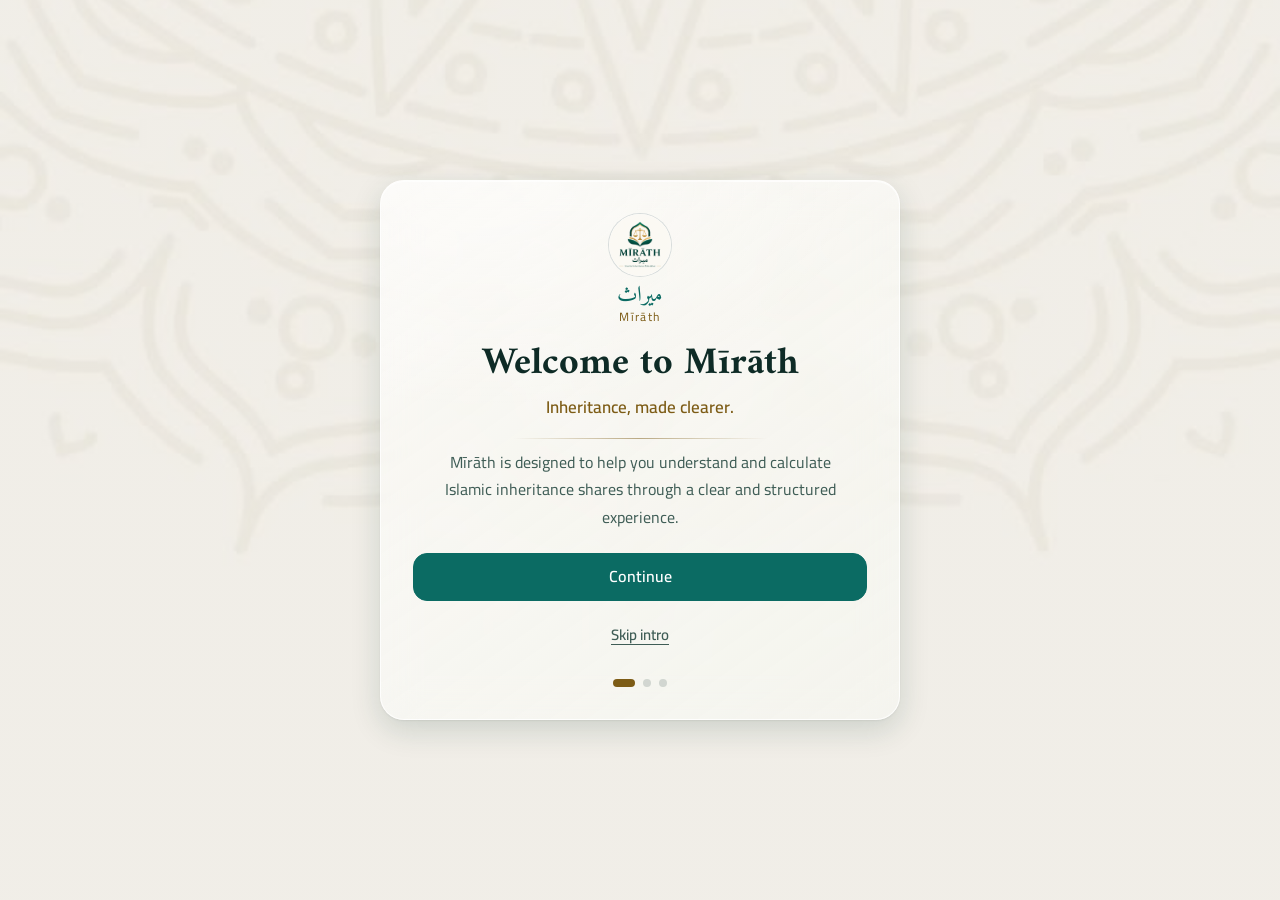
<file: index.html>
<!DOCTYPE html>
<html lang="ar" dir="rtl">
<head>
  <script>
    if (localStorage.getItem('mirath_terms_v1') !== 'accepted') {
      window.location.replace('entry.html');
    }
  </script>

  <!-- baaki existing head code -->
<meta charset="UTF-8">
<meta name="viewport" content="width=device-width, initial-scale=1, viewport-fit=cover">
<title>الفرائض — حاسبة المواريث الشرعية</title>
  <link rel="icon" type="image/png" href="logo.png">
<link rel="apple-touch-icon" href="logo.png">
<link rel="preconnect" href="https://fonts.googleapis.com">
<link href="https://fonts.googleapis.com/css2?family=Amiri:wght@400;700&family=Cairo:wght@400;600;700&display=swap" rel="stylesheet">
<link rel="stylesheet" href="style.css">
  <link rel="manifest" href="manifest.json">

<meta name="theme-color" content="#0f766e">
<meta name="mobile-web-app-capable" content="yes">

<meta name="apple-mobile-web-app-capable" content="yes">
<meta name="apple-mobile-web-app-title" content="Mīrāth">
<meta name="apple-mobile-web-app-status-bar-style" content="default">
<link rel="apple-touch-icon" href="icon-180.png">
</>
<body class="has-video-bg">

  <video class="background-video" autoplay muted loop playsinline>
    <source src="bg.mp4" type="video/mp4">
  </video>

  <!-- Baaki tumhara existing app HTML -->
<div class="bg"><i class="orb o1"></i><i class="orb o2"></i><i class="orb o3"></i><div class="pattern"></div></div>
<header class="glass topbar">
  <div class="brand">
  <img class="brand-logo" src="logo.png" alt="Mīrāth logo">
  <div><h1>الفرائض</h1><p>حاسبة المواريث الشرعية</p></div>
  </div>
  <button id="theme" class="icon glass-pill" aria-label="تبديل المظهر">◐</button>
</header>

<main>
  <p class="basmala">بِسْمِ اللَّهِ الرَّحْمَٰنِ الرَّحِيمِ</p>

  <section id="estate" class="tab active">
    <div class="glass card">
      <h2>المتوفى</h2>
      <div class="seg" id="sex"><button data-v="m" class="on">ذكر</button><button data-v="f">أنثى</button></div>
    </div>
    <div class="glass card">
      <h2>التركة</h2>
      <label>إجمالي التركة<input type="number" id="total" inputmode="decimal" placeholder="0" min="0"></label>
      <label>الديون<input type="number" id="debt" inputmode="decimal" placeholder="0" min="0"></label>
      <label>تجهيز الميت ودفنه<input type="number" id="funeral" inputmode="decimal" placeholder="0" min="0"></label>
      <label>الوصية <small>(لا تزيد على الثلث)</small><input type="number" id="will" inputmode="decimal" placeholder="0" min="0"></label>
      <details class="adv"><summary>خيارات متقدمة: الوصية والمنهج</summary>
        <label>الموصى له<select id="wtype"><option value="non">غير وارث</option><option value="heir">وارث</option><option value="charity">جهة خيرية</option></select></label>
        <label>إجازة الورثة للوصية<select id="wcons"><option value="no">لا توجد إجازة</option><option value="yes">أجاز الورثة</option></select></label>
        <label>سياسة الرد<select id="policy"><option value="jumhur1">الرد على غير الزوجين فقط (المعتمد)</option><option value="jumhur1_rs">يُرد على الزوج/الزوجة إن انفردا</option></select></label>
      </details>
      <button class="reset glass-pill">إعادة تعيين</button>
    </div>
  </section>

  <section id="heirs" class="tab">
    <div class="glass card"><h2>الورثة</h2><div id="list"></div>
      <details class="adv"><summary>حالة الوارث: رقيق (متقدم)</summary>
        <label>الفئة<select id="stCat"></select></label>
        <label>عدد الأرقاء منهم (الرقيق لا يرث ولا يحجب)<input type="number" id="stN" min="0" max="30" value="0" inputmode="numeric"></label>
      </details><button class="reset glass-pill">إعادة تعيين</button></div>
  </section>

  <section id="result" class="tab">
    <div class="glass card hero"><small>الصافي للتقسيم</small><strong id="net">0</strong><span id="meta"></span></div>
    <div class="glass card flow" id="flow"></div>
    <div class="glass card warn" id="msgs" hidden></div>
    <h2 class="hd" id="hd" hidden>أنصبة الورثة</h2>
    <div id="rows"></div>
    <div class="glass card note" id="note"></div>
  </section>

  <p class="verse">يُوصِيكُمُ اللَّهُ فِي أَوْلَادِكُمْ ۖ لِلذَّكَرِ مِثْلُ حَظِّ الْأُنثَيَيْنِ</p>
</main>

<div id="toast" class="glass toast" role="status" aria-live="polite"></div>
<nav class="glass tabbar">
  <button data-t="estate" class="on"><b>◈</b><span>التركة</span></button>
  <button data-t="heirs"><b>❖</b><span>الورثة</span></button>
  <button data-t="result"><b>✧</b><span>النتيجة</span></button>
</nav>
<script src="script.js"></script>
  <script>
if ("serviceWorker" in navigator) {
  window.addEventListener("load", () => {
    navigator.serviceWorker.register("./sw.js")
      .catch(error => {
        console.error("Service Worker registration failed:", error);
      });
  });
}
  </script>
</body>
</html>
</file>
<file: style.css>
/* ==========================================================================
   MĪRĀTH — SHARED STYLESHEET
   Used by index.html (calculator, MP4 video background)
   and entry.html (onboarding, static bg.png background).

   1. Design tokens (light + dark)
   2. Base & page backgrounds (bg.png for all pages, MP4 for index only)
   3. Liquid-glass surfaces
   4. Main app — layout, forms, results
   5. Main app — results clarity & responsive
   6. Main app — advanced & explanation
   7. Brand logo
   8. Onboarding (entry.html) — everything prefixed .entry-
   9. Reduced motion
   ========================================================================== */


/* ==========================================================================
   1. DESIGN TOKENS
   ========================================================================== */
:root{
  color-scheme:light;
  --nav:90px;--w:640px;

  /* palette — warm ivory paper, deep green ink, antique gold, soft emerald */
  --bg1:#f3efe6;--bg2:#dfeee9;
  --ink:#0e2b26;
  --mute:#3f5d56;
  --gold:#7d5c16;
  --emerald:#0b6b63;
  --on-accent:#ffffff;
  --danger:#a93a27;

  /* glass surfaces */
  --glass:rgba(255,255,255,.62);
  --glass-hi:rgba(255,255,255,.82);
  --glass-lo:rgba(255,255,255,.46);
  --glass-a:rgba(255,255,255,.68);        /* card gradient, start */
  --glass-b:rgba(247,250,246,.54);        /* card gradient, end */
  --glass-strong:rgba(255,255,255,.9);    /* toast, modal */
  --glass-solid:rgba(250,248,242,.94);    /* fallback without backdrop-filter */
  --edge:rgba(255,255,255,.78);
  --shadow:rgba(20,60,50,.16);
  --pat:rgba(15,118,110,.08);
  --reflect:rgba(255,255,255,.34);        /* top reflection */
  --inset-hi:rgba(255,255,255,.7);        /* inner top highlight */

  /* controls */
  --field:rgba(255,255,255,.74);          /* inputs, inset panels */
  --line:rgba(18,48,43,.16);              /* hairlines and dividers */
  --track:rgba(18,48,43,.1);              /* bar / segmented tracks */
  --btn-fill:rgba(255,255,255,.8);        /* round + / − buttons */
  --pill-on:rgba(255,255,255,.9);         /* selected tab / segment */
  --overlay:rgba(18,48,43,.46);           /* modal backdrop */
  --halo:0 1px 2px rgba(255,255,255,.75); /* text sitting directly on the background */
  --r-lg:24px;--r-md:14px;--r-sm:12px;    /* radius scale */
  --blur:18px;

  /* backgrounds */
  --bg-scrim:rgba(243,239,230,.6);        /* wash over bg.png */
  --bg-fallback:#e9e6dc;                  /* solid colour if bg.png fails */
  --vs-a:rgba(244,240,230,.62);           /* wash over the video (top/bottom) */
  --vs-b:rgba(244,240,230,.46);           /* wash over the video (middle) */
}
:root[data-theme=dark]{
  color-scheme:dark;
  --bg1:#07201d;--bg2:#0c2b33;
  --ink:#f0f8f5;
  --mute:#b2cfc7;
  --gold:#e6bd6f;
  --emerald:#46c9b8;
  --on-accent:#05201c;
  --danger:#ff9d88;

  --glass:rgba(255,255,255,.1);
  --glass-hi:rgba(255,255,255,.18);
  --glass-lo:rgba(255,255,255,.06);
  --glass-a:rgba(16,50,45,.68);
  --glass-b:rgba(8,32,30,.6);
  --glass-strong:rgba(9,32,29,.92);
  --glass-solid:rgba(9,32,29,.95);
  --edge:rgba(255,255,255,.2);
  --shadow:rgba(0,0,0,.45);
  --pat:rgba(226,182,98,.07);
  --reflect:rgba(255,255,255,.1);
  --inset-hi:rgba(255,255,255,.14);

  --field:rgba(3,20,18,.42);
  --line:rgba(255,255,255,.17);
  --track:rgba(255,255,255,.14);
  --btn-fill:rgba(255,255,255,.12);
  --pill-on:rgba(255,255,255,.18);
  --overlay:rgba(0,0,0,.6);
  --halo:0 1px 3px rgba(0,0,0,.6);

  --bg-scrim:rgba(7,20,18,.55);
  --bg-fallback:#08171a;
  --vs-a:rgba(5,22,20,.66);
  --vs-b:rgba(5,22,20,.5);
}


/* ==========================================================================
   2. BASE & PAGE BACKGROUNDS
   --------------------------------------------------------------------------
   entry.html : body::before paints bg.png under a readability wash.
                No video exists on that page, so nothing else is drawn.
   index.html : the <video class="background-video"> is painted ABOVE
                body::before (bg.png then only shows while the video loads, or
                if it cannot play) and BELOW body::after (readability wash).

   Stacking order (back to front):
     html background  →  body::before (bg.png)  → .background-video
     → body::after (video wash)  → page content  → .topbar / .tabbar (10)
     → .toast (20)  → .entry-overlay (50)
   ========================================================================== */
*{box-sizing:border-box;margin:0;-webkit-tap-highlight-color:transparent}
html{scroll-padding-top:90px;background:var(--bg-fallback);-webkit-text-size-adjust:100%;text-size-adjust:100%}
body{font-family:Cairo,system-ui,sans-serif;color:var(--ink);background:transparent;min-height:100vh;min-height:100dvh;
  padding:calc(env(safe-area-inset-top,0px) + 92px) clamp(12px,4vw,24px) calc(env(safe-area-inset-bottom,0px) + var(--nav) + 36px);
  overflow-wrap:break-word;overflow-x:hidden;overflow-x:clip}

/* static background (every page) */
body::before{content:"";position:fixed;inset:0;z-index:-2;pointer-events:none;
  background-color:var(--bg-fallback);
  background-image:linear-gradient(var(--bg-scrim),var(--bg-scrim)),url("bg.png"),linear-gradient(160deg,var(--bg1),var(--bg2));
  background-position:center,center,center;
  background-size:cover,cover,cover;
  background-repeat:no-repeat,no-repeat,no-repeat}

/* MP4 background — the class exists only in index.html */
.background-video{position:fixed;inset:0;z-index:-1;display:block;width:100%;height:100%;
  object-fit:cover;object-position:center;border:0;outline:0;
  background:var(--bg-fallback);pointer-events:none;user-select:none;-webkit-user-select:none}
.background-video::-webkit-media-controls,
.background-video::-webkit-media-controls-start-playback-button{display:none!important;-webkit-appearance:none}

/* readability wash over the video — drawn only on pages that contain it */
body:has(> .background-video)::after{content:"";position:fixed;inset:0;z-index:-1;pointer-events:none;
  background:linear-gradient(180deg,var(--vs-a),var(--vs-b) 45%,var(--vs-b) 60%,var(--vs-a))}

/* Legacy decorative layer — kept hidden so the backgrounds above stay the only ones */
.bg{display:none}
.bg{position:fixed;inset:0;z-index:-1;overflow:hidden}
.orb{position:absolute;border-radius:50%;filter:blur(60px);opacity:.75}
.o1{width:320px;height:320px;background:#2fbfa9;top:-80px;right:-60px}
.o2{width:280px;height:280px;background:#e8c06a;bottom:10%;left:-90px}
.o3{width:220px;height:220px;background:#6aa8e8;top:45%;right:-70px;opacity:.5}
:root[data-theme=dark] .orb{opacity:.35}
.pattern{position:absolute;inset:0;background-image:url("data:image/svg+xml,%3Csvg xmlns='http://www.w3.org/2000/svg' width='80' height='80'%3E%3Cpath d='M40 4l9 22 22-9-9 22 22 9-22 9 9 22-22-9-9 22-9-22-22 9 9-22-22-9 22-9-9-22 22 9z' fill='none' stroke='%230f766e' stroke-width='1'/%3E%3C/svg%3E");opacity:.13}
:root[data-theme=dark] .pattern{opacity:.09}


/* ==========================================================================
   3. LIQUID-GLASS SURFACES
   Shared by app cards, bars, results, toast and onboarding cards.
   Layers: tinted gradient fill · backdrop blur · hairline border ·
           soft top reflection · two-step shadow.
   ========================================================================== */
.glass{
  position:relative;
  isolation:isolate;
  background:linear-gradient(145deg,var(--glass-a),var(--glass-b));
  -webkit-backdrop-filter:blur(var(--blur)) saturate(150%);
  backdrop-filter:blur(var(--blur)) saturate(150%);
  border:1px solid var(--edge);
  border-radius:var(--r-lg);
  box-shadow:
    0 1px 2px rgba(0,0,0,.06),
    0 10px 30px var(--shadow),
    inset 0 1px 0 var(--inset-hi);
}

/* top reflection — sits BEHIND the content (negative z-index inside the
   .glass stacking context), so it can never wash over text */
.glass::before{
  content:"";position:absolute;inset:0;z-index:-1;border-radius:inherit;pointer-events:none;
  background:radial-gradient(120% 70% at 20% 0%,var(--reflect),transparent 60%);
}

/* floating pills: top bar, tab bar, round buttons, tags */
.glass-pill{
  color:var(--ink);
  background:linear-gradient(145deg,var(--glass-a),var(--glass-b));
  -webkit-backdrop-filter:blur(14px) saturate(150%);
  backdrop-filter:blur(14px) saturate(150%);
  border:1px solid var(--edge);
  box-shadow:0 6px 22px var(--shadow),inset 0 1px 0 var(--inset-hi);
}

/* a pill inside a glass card needs no second blur (cheaper, looks cleaner) */
.glass .glass-pill{
  -webkit-backdrop-filter:none;backdrop-filter:none;
  background:var(--btn-fill);
  box-shadow:0 2px 8px var(--shadow),inset 0 1px 0 var(--inset-hi);
}

/* readable fallback when the browser has no backdrop blur */
@supports not ((backdrop-filter:blur(1px)) or (-webkit-backdrop-filter:blur(1px))){
  .glass,.glass-pill{background:var(--glass-solid)}
  .glass .glass-pill{background:var(--btn-fill)}
}


/* ==========================================================================
   4. MAIN APP — LAYOUT, FORMS, RESULTS
   ========================================================================== */
.topbar{position:fixed;top:calc(env(safe-area-inset-top,0px) + 2px);
  left:max(12px,env(safe-area-inset-left));right:max(12px,env(safe-area-inset-right));
  z-index:10;display:flex;justify-content:space-between;align-items:center;gap:10px;
  padding:4px 18px;border-radius:26px;max-width:var(--w);margin:auto}
.brand{display:flex;gap:12px;align-items:center;min-width:0}
.star{font-size:26px;color:var(--gold)}
h1{font-family:Amiri,serif;font-size:clamp(22px,6.4vw,26px);line-height:1}
.brand p{font-size:12px;color:var(--mute)}
.icon{flex:none;width:42px;height:42px;border-radius:50%;font-size:18px;cursor:pointer;color:var(--ink)}

main{max-width:var(--w);margin:auto}
.basmala{font-family:Amiri,serif;text-align:center;font-size:24px;color:var(--gold);margin-bottom:18px;text-shadow:var(--halo)}
.verse{font-family:Amiri,serif;text-align:center;color:var(--ink);margin-top:26px;font-size:17px;line-height:1.9;text-shadow:var(--halo)}
.tab{display:none;flex-direction:column;gap:14px}
.tab.active{display:flex;animation:in .35s ease}
@keyframes in{from{opacity:0;transform:translateY(8px)}}
.card{padding:20px}
h2{font-family:Amiri,serif;font-size:22px;margin-bottom:12px;color:var(--ink)}
label{display:block;font-size:14px;font-weight:500;color:var(--mute);margin-top:12px}
label small{opacity:.9}
input{width:100%;min-width:0;margin-top:6px;padding:13px 16px;border-radius:var(--r-md);border:1px solid var(--line);background:var(--field);
  color:var(--ink);font:600 17px Cairo;outline:none;text-align:right;box-shadow:inset 0 1px 4px rgba(0,0,0,.06)}
input::placeholder{color:var(--mute);opacity:.7}
input:focus{border-color:var(--emerald)}
input:focus-visible,button:focus-visible{outline:2px solid var(--emerald);outline-offset:2px}

.seg{display:flex;padding:4px;border-radius:var(--r-md);background:var(--track);gap:4px}
.seg button{flex:1;min-width:0;padding:11px;border:0;border-radius:calc(var(--r-md) - 3px);background:none;font:600 16px Cairo;color:var(--mute);cursor:pointer;transition:.25s}
.seg button.on{background:var(--pill-on);color:var(--emerald);box-shadow:0 2px 8px var(--shadow),inset 0 1px 0 var(--inset-hi)}

.row{display:flex;align-items:center;justify-content:space-between;padding:12px 0;border-bottom:1px solid var(--line)}
.row:last-child{border:0}
.step{display:flex;align-items:center;gap:12px}
.step button{width:42px;height:42px;border-radius:50%;font:700 20px Cairo;cursor:pointer;border:1px solid var(--edge);background:var(--btn-fill);color:var(--emerald);
  box-shadow:0 2px 6px var(--shadow),inset 0 1px 0 var(--inset-hi)}
.step button:active{transform:scale(.9)}
.step output{min-width:22px;text-align:center;font-weight:700;font-size:18px;color:var(--ink)}

.hero{text-align:center;padding:26px}
.hero small{color:var(--mute)}
.hero strong{display:block;font-family:Amiri,serif;font-size:clamp(34px,10.5vw,44px);color:var(--emerald);line-height:1.3}
.hero span{font-size:13px;color:var(--mute)}
#rows{display:flex;flex-direction:column;gap:12px}
.res{padding:16px 18px;display:flex;justify-content:space-between;align-items:center;gap:10px}
.res h3{font-size:17px;font-weight:700}
.res p{font-size:13px;color:var(--mute)}
.res .amt{text-align:left;direction:ltr;font-weight:700;color:var(--emerald)}
.res .frac{display:inline-block;font-family:Amiri,serif;font-size:20px;color:var(--gold);direction:ltr}
.bar{height:5px;border-radius:5px;background:var(--track);margin-top:8px;overflow:hidden;width:120px}
.bar i{display:block;height:100%;background:linear-gradient(90deg,var(--emerald),var(--gold));border-radius:5px}
.note{font-size:14px;color:var(--mute);line-height:1.9}
.empty{text-align:center;color:var(--mute);padding:30px 10px}

.tabbar{position:fixed;bottom:calc(env(safe-area-inset-bottom,0px) + 12px);left:0;right:0;margin:auto;width:min(320px,calc(100% - 32px));z-index:10;display:flex;padding:4px;border-radius:24px;gap:4px}
.tabbar button{flex:1;min-width:0;display:flex;flex-direction:column;align-items:center;gap:2px;padding:5px 0;border:0;border-radius:20px;background:none;color:var(--mute);font:600 11px Cairo;cursor:pointer;transition:.3s;position:relative;z-index:1}
.tabbar b{font-size:18px}
.tabbar button.on{color:var(--emerald);background:var(--pill-on);box-shadow:0 3px 12px var(--shadow),inset 0 1px 0 var(--inset-hi)}


/* ==========================================================================
   5. MAIN APP — RESULT CLARITY, RESPONSIVE, VERSE
   ========================================================================== */
@media(min-width:900px){:root{--w:720px}}
@media(min-width:1400px){:root{--w:780px}}
@media(min-width:768px){.card{padding:24px}}
.verse{overflow-wrap:anywhere;text-wrap:balance;padding:0 6px;margin:26px 0 6px;font-size:clamp(15px,4.2vw,18px)}
.row span{flex:1;min-width:0;padding-inline-end:10px;line-height:1.6;overflow-wrap:anywhere}
.step{flex:none}
.sub{font-size:13px;color:var(--gold);margin:14px 0 0;font-weight:700}
.reset{margin-top:16px;width:100%;padding:11px;border-radius:var(--r-md);font:600 15px Cairo;cursor:pointer;color:var(--mute)}
.reset.armed{color:var(--danger);border-color:var(--danger)}
.hd{margin:6px 4px 0;text-shadow:var(--halo)}
.flow{display:flex;flex-direction:column;align-items:stretch;gap:2px;padding:16px 20px}
.fl{display:flex;justify-content:space-between;gap:10px;font-size:15px;color:var(--mute)}
.fl b{color:var(--ink);direction:ltr}
.fl.last{color:var(--emerald);font-weight:700;border-top:1px solid var(--line);padding-top:8px;margin-top:2px}
.fl.last b{color:var(--emerald)}
.ar{text-align:center;font-style:normal;color:var(--gold);font-size:13px;line-height:1.2}
.warn{font-size:14px;line-height:1.9;color:var(--ink);padding:14px 18px}
.res{flex-direction:column;align-items:stretch;gap:6px}
.rh,.rb{display:flex;justify-content:space-between;gap:10px}
.rh{align-items:center}
.rb{align-items:flex-end}
.rh h3{min-width:0;overflow-wrap:anywhere;line-height:1.5}
.cnt{font-size:14px;color:var(--mute);font-weight:600}
.tag{flex:none;font-size:12px;font-weight:700;padding:2px 12px;border-radius:99px;border:1px solid var(--edge);background:var(--btn-fill)}
.tag.fard{color:var(--emerald)}
.tag.asaba,.tag.both{color:var(--gold)}
.tag.no{color:var(--mute)}
.res b{color:var(--ink)}
.res.blk{opacity:.9}
.res.blk h3{color:var(--mute)}
.nums{flex:none;text-align:left;max-width:52%;overflow-wrap:anywhere}
.frac small{display:block;font:600 11px Cairo;color:var(--mute);line-height:1.4}
.bar{width:100%;max-width:260px}
.toast{position:fixed;left:50%;bottom:calc(env(safe-area-inset-bottom,0px) + var(--nav) + 18px);transform:translate(-50%,10px);z-index:20;width:max-content;max-width:calc(100% - 32px);
  padding:10px 18px;border-radius:20px;font-size:14px;color:var(--ink);background:var(--glass-strong);opacity:0;pointer-events:none;transition:.3s}
.toast.show{opacity:1;transform:translate(-50%,0)}
@media(max-width:360px){
  .card{padding:16px}.res{padding:14px}.basmala{font-size:21px}
  .topbar{padding:4px 14px}
  .step{gap:8px}
}
@media(max-height:500px){
  :root{--nav:64px}
  body{padding-top:calc(env(safe-area-inset-top,0px) + 74px)}
  .topbar{padding:6px 16px}
  .basmala{margin-bottom:10px}
  .tabbar button{flex-direction:row;justify-content:center;gap:6px;padding:5px 0}
}


/* ==========================================================================
   6. MAIN APP — ADVANCED OPTIONS & EXPLANATION
   ========================================================================== */
select{width:100%;min-width:0;margin-top:6px;padding:12px 14px;border-radius:var(--r-md);border:1px solid var(--line);background:var(--field);color:var(--ink);font:600 15px Cairo}
select:focus{border-color:var(--emerald)}
select option{color:var(--ink);background:var(--bg1)}
.adv{margin-top:14px;border-top:1px solid var(--line);padding-top:8px}
.adv summary,.why summary{cursor:pointer;font-size:13px;font-weight:700;color:var(--gold);padding:6px 0}
.why ul{margin:4px 18px 4px 0;font-size:13px;color:var(--mute);line-height:1.8}


/* ==========================================================================
   7. MĪRĀTH BRAND LOGO
   ========================================================================== */
.brand-logo{width:44px;height:44px;object-fit:contain;flex:none}


/* ==========================================================================
   8. ONBOARDING (entry.html)
   --------------------------------------------------------------------------
   Every selector below starts with .entry- (or .entry-page) so it cannot
   touch the calculator. Colours, glass and radii come from the shared tokens;
   the background stays the static bg.png from section 2.
   ========================================================================== */
.entry-page{
  --entry-num:28px;
  padding:0;min-height:100vh;min-height:100dvh;overflow-x:hidden;line-height:1.7;
}
html.redirecting .entry-page{visibility:hidden}
.entry-page main{max-width:none;margin:0}

/* page frame */
.entry-stage{
  min-height:100vh;min-height:100dvh;display:flex;align-items:center;justify-content:center;
  padding:max(20px,env(safe-area-inset-top)) max(16px,env(safe-area-inset-right)) max(20px,env(safe-area-inset-bottom)) max(16px,env(safe-area-inset-left));
}
.entry-card{width:100%;max-width:520px;padding:clamp(20px,5vw,32px)}
.entry-noscript{padding:24px;text-align:center}

/* brand block */
.entry-brand{display:flex;flex-direction:column;align-items:center;gap:6px;margin-bottom:16px;text-align:center}
.entry-logo{width:64px;height:64px;border-radius:50%;display:grid;place-items:center;background:var(--field);border:1px solid var(--line);overflow:hidden}
.entry-logo img{width:100%;height:100%;object-fit:contain;display:block}
.entry-logo .entry-fallback{display:none;font-size:28px;color:var(--gold)}
.entry-logo.nologo img{display:none}
.entry-logo.nologo .entry-fallback{display:block}
.entry-wordmark{font-family:Amiri,serif;font-size:22px;color:var(--emerald);line-height:1.2}
.entry-wordmark small{display:block;font-family:Cairo,sans-serif;font-size:12px;color:var(--gold);letter-spacing:.12em}

/* steps (state classes active / leaving are toggled by the page script) */
.entry-step{display:none}
.entry-step.active{display:block;animation:entry-rise .35s ease both}
.entry-step.leaving{animation:entry-fall .17s ease both}
.entry-step:focus-visible{outline:none}
@keyframes entry-rise{from{opacity:0;transform:translateY(8px)}to{opacity:1;transform:none}}
@keyframes entry-fall{to{opacity:0;transform:translateY(-6px)}}

/* typography */
.entry-title{font-family:Amiri,serif;color:var(--ink);font-weight:700;line-height:1.25;text-align:center;margin:0;font-size:clamp(24px,6vw,30px)}
.entry-title--lg{font-size:clamp(28px,7.5vw,38px)}
.entry-tagline{text-align:center;color:var(--gold);font-weight:600;margin:6px 0 0;font-size:clamp(15px,4vw,17px)}
.entry-lead{text-align:center;color:var(--mute);font-size:clamp(15px,3.8vw,16px);line-height:1.7;margin:10px auto 0;max-width:46ch}
.entry-lead--body{text-align:start;max-width:none}
.entry-lead + .entry-lead{margin-top:8px}
.entry-rule{height:1px;background:linear-gradient(90deg,transparent,var(--gold),transparent);opacity:.5;margin:16px auto 0;width:56%}

/* numbered lists */
.entry-items{list-style:none;padding:0;margin:18px 0 0;display:grid;gap:10px}
.entry-items li{
  display:grid;grid-template-columns:var(--entry-num) minmax(0,1fr);column-gap:14px;align-items:start;
  padding:12px 14px;border:1px solid var(--line);border-radius:var(--r-md);background:var(--field);
}
.entry-num{
  width:var(--entry-num);height:var(--entry-num);border-radius:50%;
  display:flex;align-items:center;justify-content:center;padding:0;
  background:var(--emerald);color:var(--on-accent);
  font:700 14px/1 system-ui,-apple-system,"Segoe UI",Roboto,"Helvetica Neue",Arial,sans-serif;
  font-variant-numeric:lining-nums tabular-nums;
}
@supports (text-box:trim-both cap alphabetic){.entry-num{text-box:trim-both cap alphabetic}}
.entry-item-title{display:block;color:var(--ink);font-size:16px;font-weight:700;line-height:var(--entry-num)}
.entry-item-text{display:block;color:var(--mute);font-size:14.5px;line-height:1.55;overflow-wrap:anywhere}
.entry-note{margin-top:14px;padding:12px 16px;border-inline-start:3px solid var(--gold);background:var(--field);border-radius:var(--r-sm);font-size:14.5px;line-height:1.65;color:var(--ink)}

/* buttons */
.entry-actions{display:flex;flex-direction:column;gap:10px;margin-top:22px}
.entry-actions-row{display:flex;gap:10px}
.entry-actions-row .entry-button{flex:1}
.entry-button{
  appearance:none;-webkit-appearance:none;display:inline-flex;align-items:center;justify-content:center;text-align:center;
  font:600 16px/1.2 Cairo,system-ui,sans-serif;min-height:48px;padding:10px 20px;border-radius:var(--r-md);cursor:pointer;
  border:1px solid var(--line);background:var(--field);color:var(--emerald);
  transition:background-color .2s,transform .15s,opacity .2s;
}
.entry-button:active{transform:scale(.985)}
.entry-button--primary{background:var(--emerald);border-color:var(--emerald);color:var(--on-accent)}
.entry-button--link{border-color:transparent;background:none;color:var(--mute);text-decoration:underline;text-underline-offset:4px;font-size:15px}
.entry-button:disabled{opacity:.45;cursor:not-allowed;transform:none}
@media (hover:hover){
  .entry-button:not(:disabled):hover{background:var(--glass-hi)}
  .entry-button--primary:not(:disabled):hover{background:var(--emerald);filter:brightness(1.08)}
  .entry-button--link:not(:disabled):hover{background:none;color:var(--ink)}
}

/* progress dots */
.entry-dots{display:flex;justify-content:center;gap:8px;margin-top:20px}
.entry-dots i{display:block;width:8px;height:8px;border-radius:99px;background:var(--line);transition:background-color .3s,width .3s}
.entry-dots i.on{background:var(--gold);width:22px}

/* terms & acknowledgement dialog (state class open / is-declined set by script) */
.entry-overlay{
  position:fixed;inset:0;z-index:50;display:none;align-items:center;justify-content:center;
  padding:max(14px,env(safe-area-inset-top)) max(14px,env(safe-area-inset-right)) max(14px,env(safe-area-inset-bottom)) max(14px,env(safe-area-inset-left));
  background:var(--overlay);-webkit-backdrop-filter:blur(3px);backdrop-filter:blur(3px);
}
.entry-overlay.open{display:flex;animation:entry-fade .25s ease both}
.entry-modal{
  width:100%;max-width:500px;max-height:calc(100vh - 28px);max-height:calc(100dvh - 28px);
  padding:clamp(18px,4.5vw,28px);overflow-y:auto;overscroll-behavior:contain;animation:entry-pop .3s ease both;
}
/* dialogs are more opaque than cards so long text stays easy to read */
.entry-modal.glass{background:var(--glass-strong)}
.entry-modal .entry-brand{margin-bottom:8px}
.entry-modal .entry-logo{width:48px;height:48px}
.entry-modal .entry-title{font-size:clamp(22px,5.5vw,28px)}
@keyframes entry-fade{from{opacity:0}to{opacity:1}}
@keyframes entry-pop{from{opacity:0;transform:translateY(10px) scale(.98)}to{opacity:1;transform:none}}
.entry-terms{
  margin-top:14px;padding:14px 16px;border:1px solid var(--line);border-radius:var(--r-md);background:var(--field);
  font-size:15px;line-height:1.7;color:var(--ink);overflow-y:auto;max-height:min(34vh,260px);min-height:90px;
}
.entry-terms:focus-visible{outline:2px solid var(--emerald);outline-offset:2px}
.entry-check{display:flex;gap:12px;align-items:flex-start;margin-top:14px;min-height:48px;padding:8px 4px;cursor:pointer;font-size:15.5px;font-weight:600;color:var(--ink)}
.entry-check span{line-height:24px}
.entry-check input{
  flex:none;width:24px;height:24px;margin:0;padding:0;border-radius:0;background:none;box-shadow:none;text-align:start;
  accent-color:var(--emerald);cursor:pointer;
}
.entry-declined{display:none;text-align:center}
.entry-declined p{color:var(--mute);margin-top:12px;line-height:1.7}
.entry-modal.is-declined .entry-agree-view{display:none}
.entry-modal.is-declined .entry-declined{display:block}

/* onboarding responsive */
@media (max-width:359px){
  .entry-actions-row{flex-direction:column}
  .entry-items li{padding:10px 12px;column-gap:12px}
  .entry-card{padding:18px}
}
@media (min-width:560px){
  .entry-actions--split{flex-direction:row-reverse}
  .entry-actions--split .entry-button{flex:1}
}
@media (max-height:700px){
  .entry-modal .entry-logo{display:none}
  .entry-modal .entry-brand{margin-bottom:4px}
  .entry-terms{max-height:min(30vh,220px)}
}
@media (max-height:520px){
  .entry-stage{align-items:flex-start}
  .entry-terms{max-height:30vh}
}


/* ==========================================================================
   9. REDUCED MOTION
   The video is hidden (and its wash removed); the page falls back to the
   static bg.png layer from section 2. All animations and transitions stop.
   ========================================================================== */
@media(prefers-reduced-motion:reduce){
  *{animation:none!important;transition:none!important}
  .background-video{display:none}
  body:has(> .background-video)::after{display:none}
}
</file>
